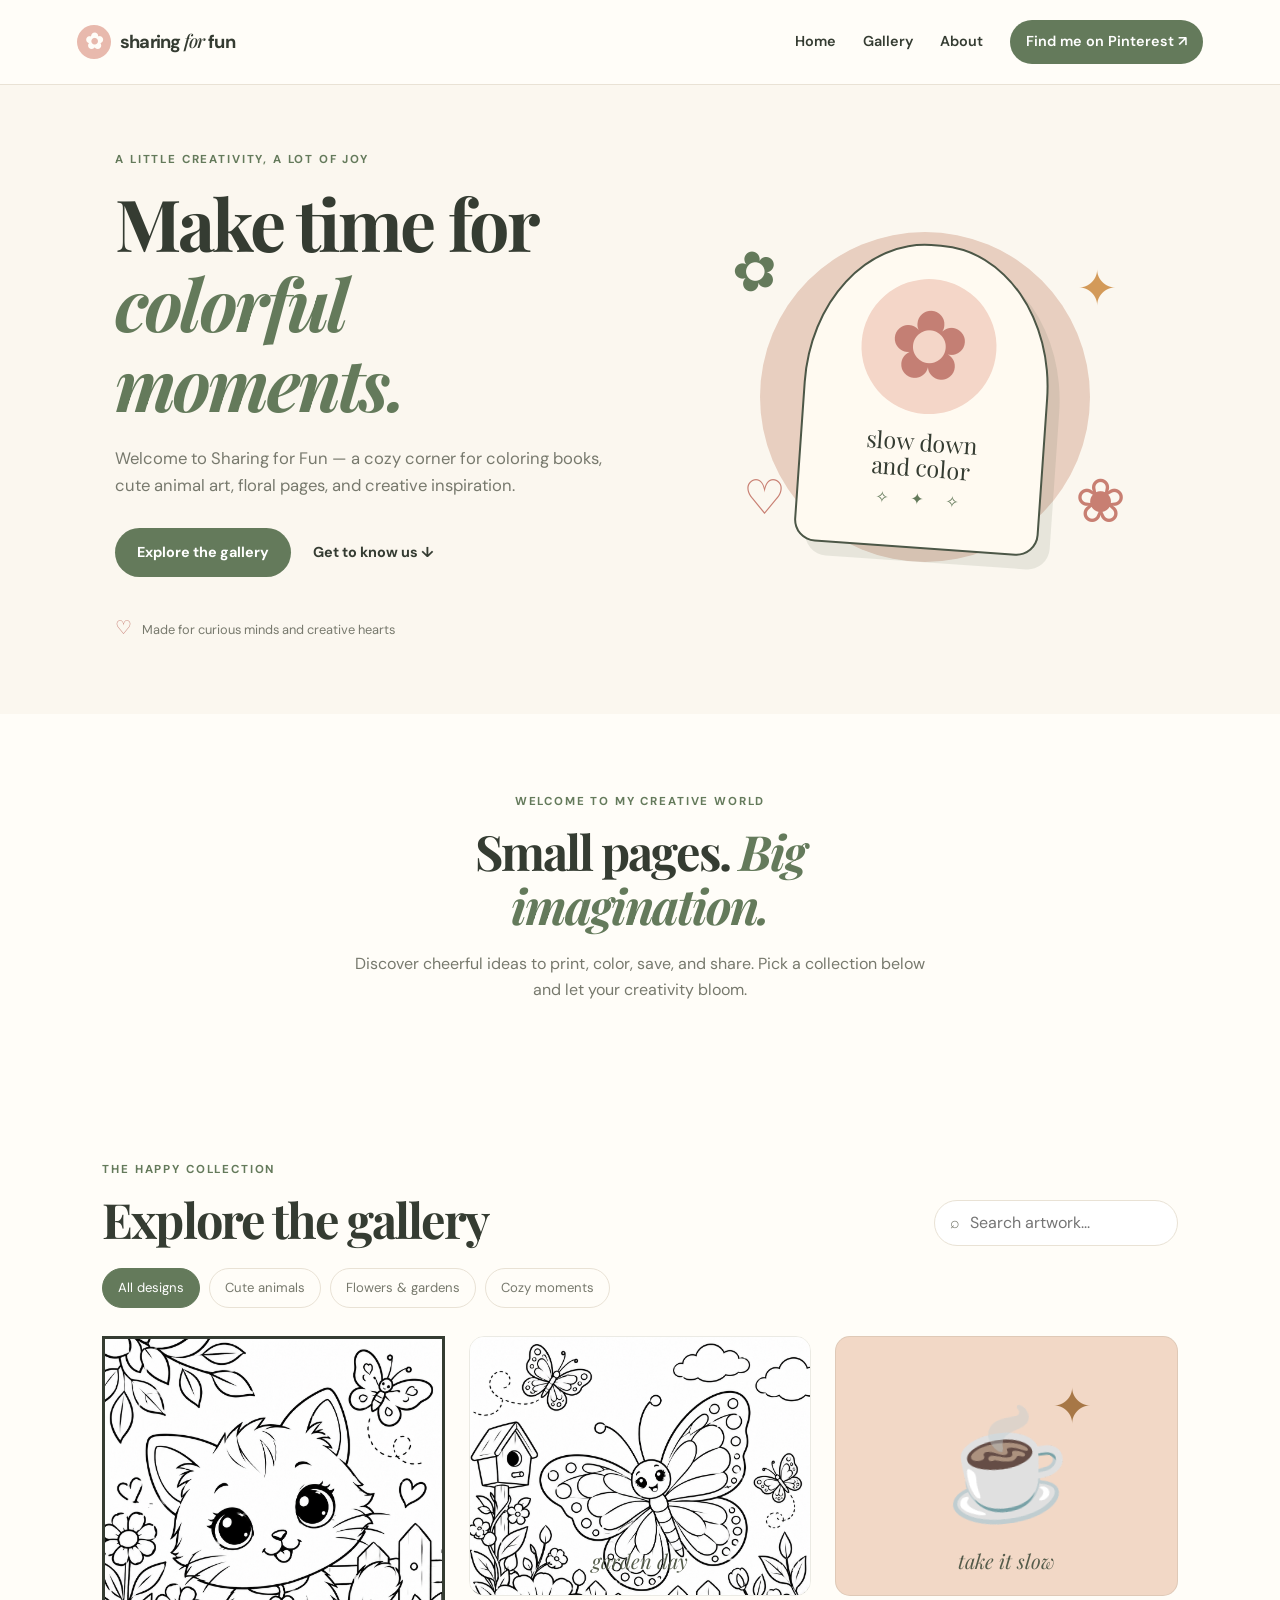
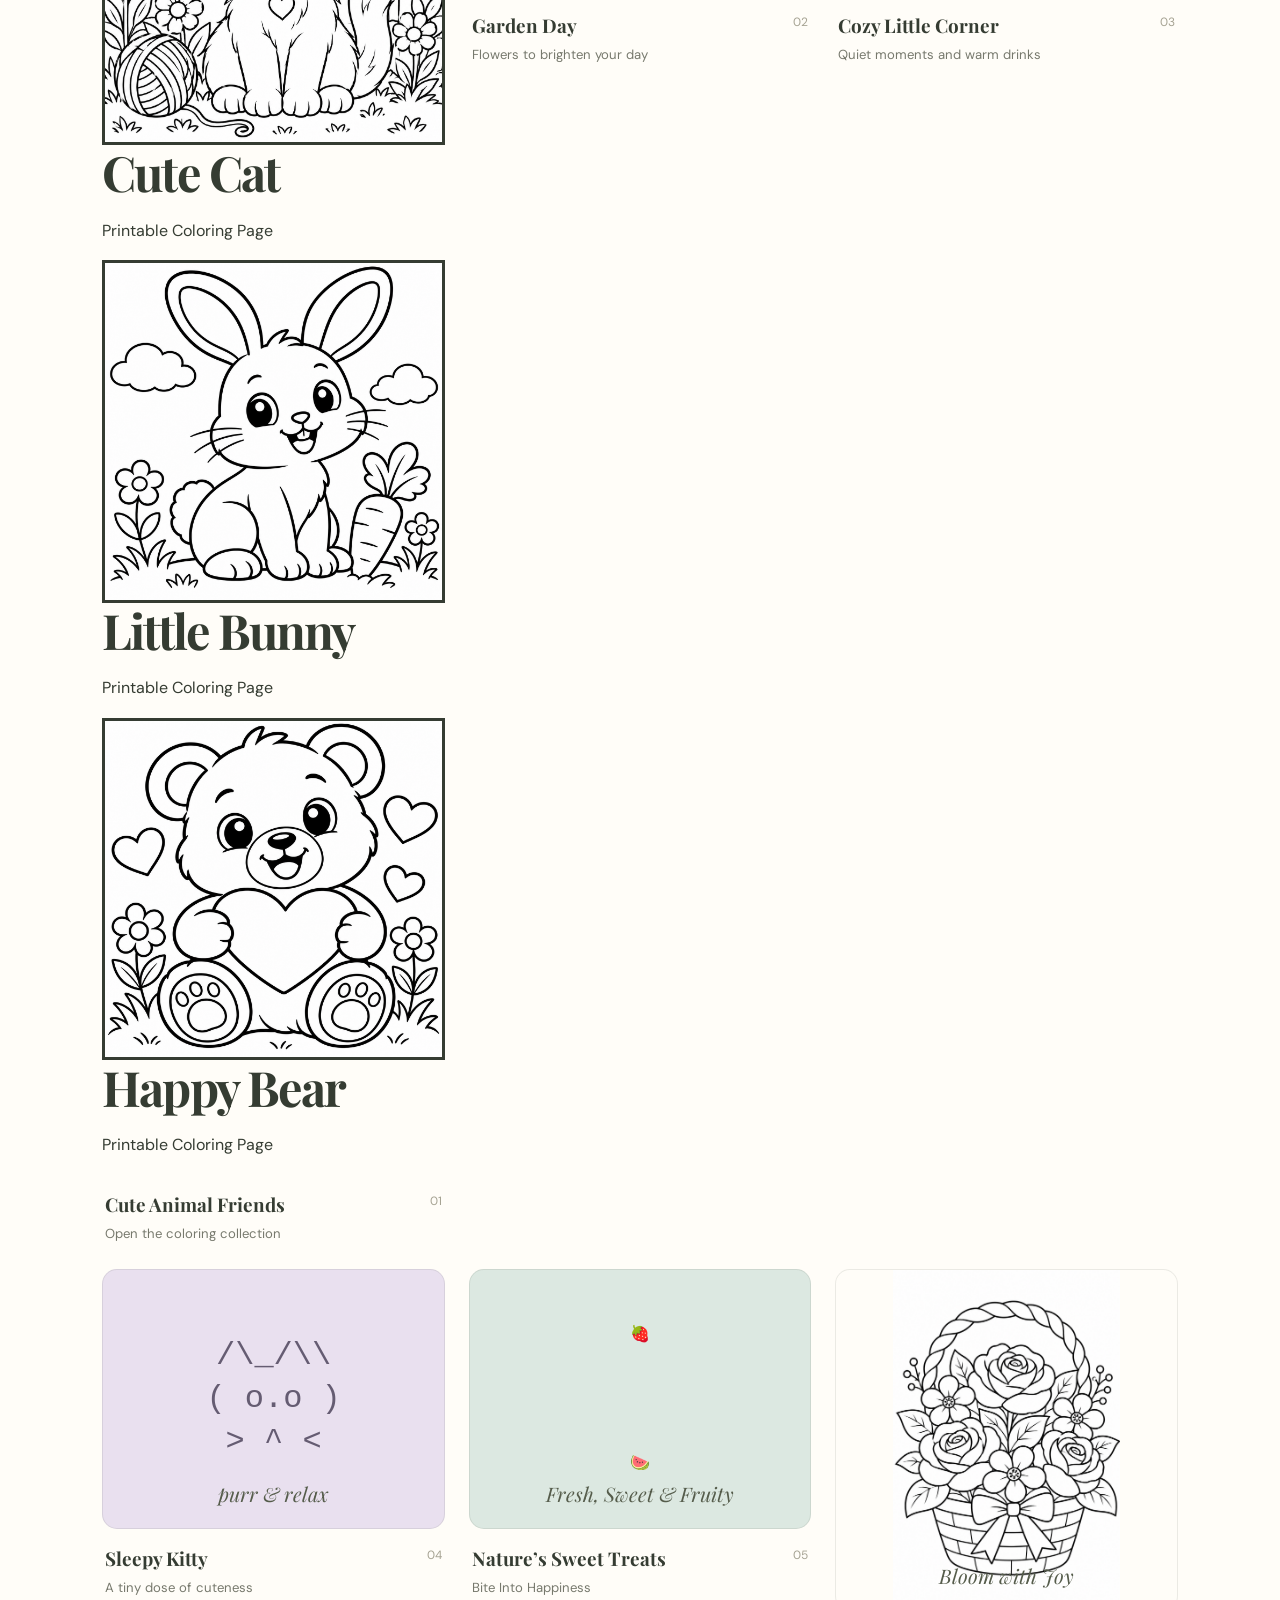
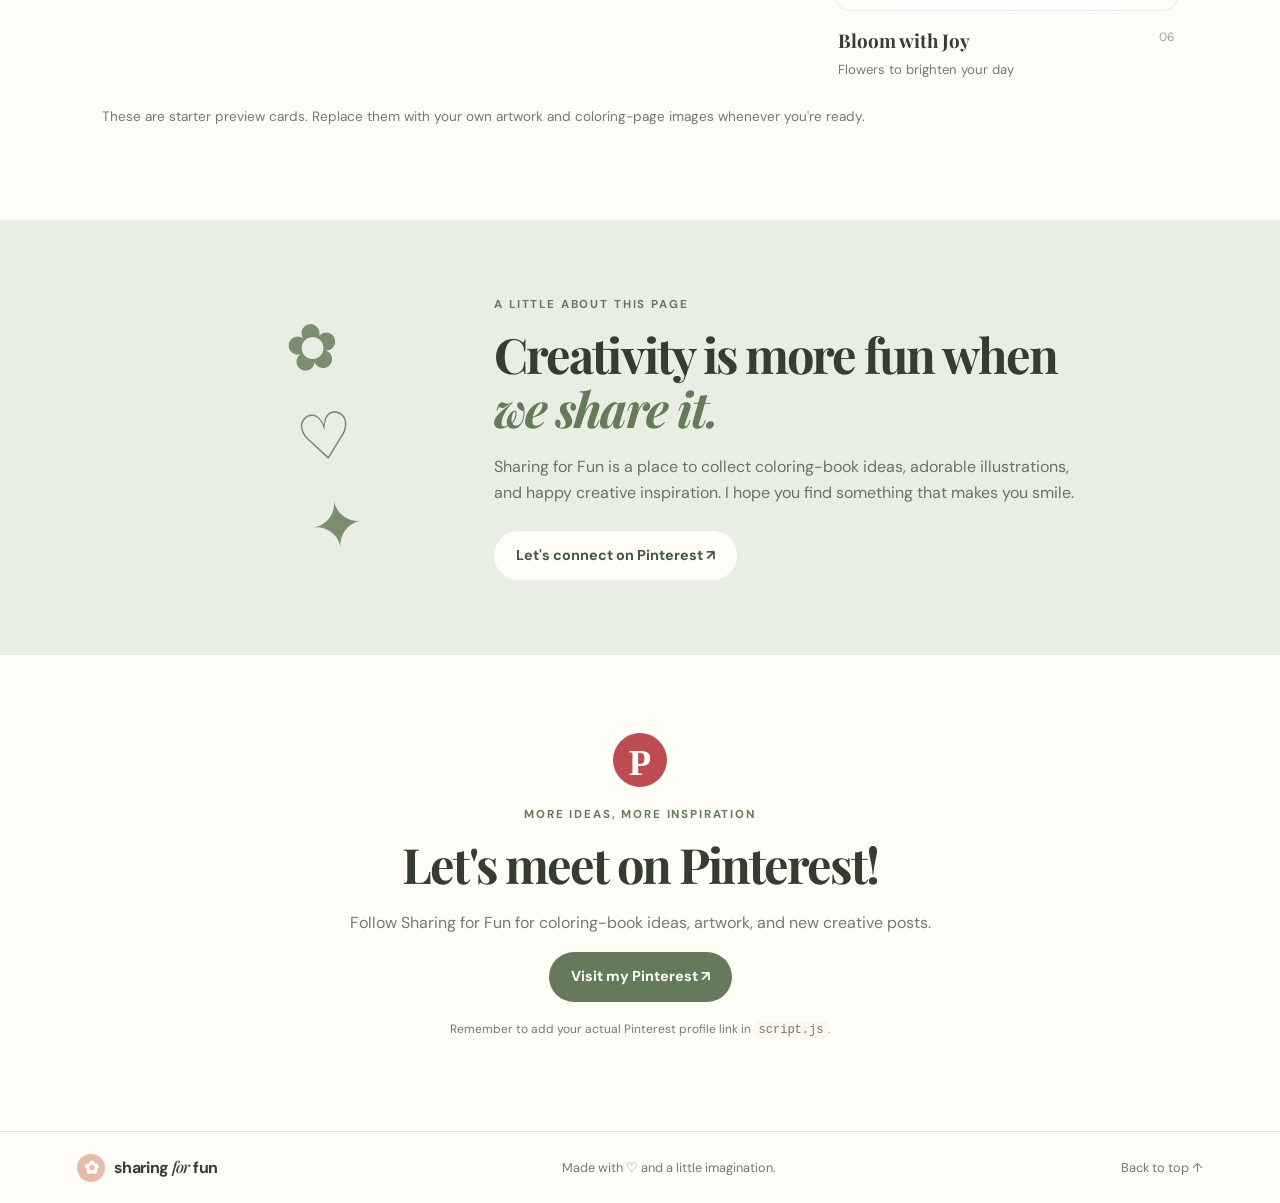
<file: index.html>
<!DOCTYPE html>
<html lang="en">
<head>
  <meta charset="UTF-8">
  <meta name="viewport" content="width=device-width, initial-scale=1.0">
  <meta name="description" content="Sharing for Fun — coloring books, printable art, and cozy creative ideas.">
  <title>Sharing for Fun | Coloring Books & Art</title>
  <link rel="stylesheet" href="style.css">
  <style>
    .art-preview img {
      width: 100%;
      height: 100%;
      object-fit: contain;
      display: block;
    }
    .artwork-link {
      display: block;
      color: inherit;
      text-decoration: none;
    }
  </style>
</head>
<body>
  <header class="site-header">
    <a class="brand" href="#home" aria-label="Sharing for Fun home">
      <span class="brand-icon" aria-hidden="true">✿</span>
      <span>sharing <em>for</em> fun</span>
    </a>
    <button class="menu-toggle" id="menuToggle" aria-label="Open navigation" aria-expanded="false">☰</button>
    <nav class="nav" id="nav">
      <a href="#home">Home</a>
      <a href="#gallery">Gallery</a>
      <a href="#about">About</a>
      <a
    class="nav-cta"
    id="pinterestLink"
    href="https://www.pinterest.com/sharingforfun/"
    target="_blank"
    rel="noopener noreferrer"
>
    Find me on Pinterest ↗
</a>
    </nav>
  </header>

  <main>
    <section class="hero" id="home">
      <div class="hero-copy">
        <p class="eyebrow">A little creativity, a lot of joy</p>
        <h1>Make time for<br><span>colorful moments.</span></h1>
        <p class="hero-text">Welcome to Sharing for Fun — a cozy corner for coloring books, cute animal art, floral pages, and creative inspiration.</p>
        <div class="hero-actions">
          <a class="button button-primary" href="#gallery">Explore the gallery</a>
          <a class="text-link" href="#about">Get to know us ↓</a>
        </div>
        <div class="mini-note"><span>♡</span> Made for curious minds and creative hearts</div>
      </div>
      <div class="hero-art" aria-label="Decorative illustration of a smiling flower and stars">
        <div class="sun-shape"></div>
        <div class="floating flower flower-one">✿</div>
        <div class="floating star star-one">✦</div>
        <div class="art-card">
          <div class="flower-face">✿</div>
          <p>slow down<br>and color</p>
          <span class="art-sparkle">✧　✦　✧</span>
        </div>
        <div class="floating flower flower-two">❀</div>
        <div class="floating heart">♡</div>
      </div>
    </section>

    <section class="intro section-wrap">
      <p class="eyebrow">Welcome to my creative world</p>
      <h2>Small pages. <span>Big imagination.</span></h2>
      <p>Discover cheerful ideas to print, color, save, and share. Pick a collection below and let your creativity bloom.</p>
    </section>

    <section class="gallery-section section-wrap" id="gallery">
      <div class="section-heading">
        <div>
          <p class="eyebrow">The happy collection</p>
          <h2>Explore the gallery</h2>
        </div>
        <label class="search-box">
          <span aria-hidden="true">⌕</span>
          <input id="searchInput" type="search" placeholder="Search artwork..." aria-label="Search artwork">
        </label>
      </div>

      <div class="filters" aria-label="Filter artwork">
        <button class="filter active" data-filter="all">All designs</button>
        <button class="filter" data-filter="animals">Cute animals</button>
        <button class="filter" data-filter="flowers">Flowers & gardens</button>
        <button class="filter" data-filter="cozy">Cozy moments</button>
      </div>

      <div class="gallery-grid" id="galleryGrid">

        <a href="cute-animal-friends.html" class="artwork-link">
          <article class="artwork-card" data-category="animals" data-title="Cute animal friends">
            <!-- Cute Cat -->
<article class="animal-card">
  <div class="animal-square animal-image">
    <img src="cat%20coloring%20page.png"
         alt="Cute Cat Coloring Page">
  </div>
  <h2>Cute Cat</h2>
  <p>Printable Coloring Page</p>
</article>

<!-- Little Bunny -->
<article class="animal-card">
  <div class="animal-square animal-image">
    <img src="bunny%20coloring%20page.png"
         alt="Little Bunny Coloring Page">
  </div>
  <h2>Little Bunny</h2>
  <p>Printable Coloring Page</p>
</article>

<!-- Happy Bear -->
<article class="animal-card">
  <div class="animal-square animal-image">
    <img src="bear%20colorin%20page.png"
         alt="Happy Bear Coloring Page">
  </div>
  <h2>Happy Bear</h2>
  <p>Printable Coloring Page</p>
</article>
            <div class="card-info"><div><h3>Cute Animal Friends</h3><p>Open the coloring collection</p></div><span class="card-number">01</span></div>
          </article>
        </a>
        <article class="artwork-card" data-category="flowers" data-title="Garden day">
          <div class="art-preview"><img src="darden%20coloring%20page.png" alt="Garden coloring page"><span class="preview-caption">garden day</span></div>
          <div class="card-info"><div><h3>Garden Day</h3><p>Flowers to brighten your day</p></div><span class="card-number">02</span></div>
        </article>
        <article class="artwork-card" data-category="cozy" data-title="Cozy little corner">
          <div class="art-preview preview-cozy"><span class="mug">☕</span><span class="cozy-star">✦</span><span class="preview-caption">take it slow</span></div>
          <div class="card-info"><div><h3>Cozy Little Corner</h3><p>Quiet moments and warm drinks</p></div><span class="card-number">03</span></div>
        </article>
        <article class="artwork-card" data-category="animals" data-title="Sleepy kitty">
          <div class="art-preview preview-kitty"><span class="kitty"> /\_/\\<br>( o.o )<br> &gt; ^ &lt;</span><span class="preview-caption">purr & relax</span></div>
          <div class="card-info"><div><h3>Sleepy Kitty</h3><p>A tiny dose of cuteness</p></div><span class="card-number">04</span></div>
        </article>
        <article class="artwork-card" data-category="fruits" data-title="Fruity Fun">
          <div class="art-preview preview-happy"><span class="happy-strawberry">🍓</span><span class="happy-wtermwlon">🍉</span><span class="preview-caption">Fresh, Sweet & Fruity</span></div>
          <div class="card-info"><div><h3>Nature’s Sweet Treats</h3><p>Bite Into Happiness</p></div><span class="card-number">05</span></div>
        </article>
        <article class="artwork-card" data-category="flowers" data-title="Bloom with Joy">
          <div class="art-preview bloom-image-preview"><img src="flower-basket-coloring-page.png.png" alt="Flower Basket coloring page"><span class="preview-caption">Bloom with Joy</span></div>
          <div class="card-info"><div><h3>Bloom with Joy</h3><p>Flowers to brighten your day</p></div><span class="card-number">06</span></div>
        </article>
      </div>
      <p class="no-results" id="noResults" hidden>No designs found. Try another search.</p>
      <p class="gallery-note">These are starter preview cards. Replace them with your own artwork and coloring-page images whenever you're ready.</p>
    </section>

    <section class="about-section" id="about">
      <div class="about-doodle" aria-hidden="true">✿<br>♡<br>✦</div>
      <div class="about-copy">
        <p class="eyebrow">A little about this page</p>
        <h2>Creativity is more fun when <span>we share it.</span></h2>
        <p>Sharing for Fun is a place to collect coloring-book ideas, adorable illustrations, and happy creative inspiration. I hope you find something that makes you smile.</p>
        <a class="button button-light" href="#pinterest">Let's connect on Pinterest ↗</a>
      </div>
    </section>

    <section class="pinterest-section section-wrap" id="pinterest">
      <div class="pin-symbol">P</div>
      <p class="eyebrow">More ideas, more inspiration</p>
      <h2>Let's meet on Pinterest!</h2>
      <p>Follow Sharing for Fun for coloring-book ideas, artwork, and new creative posts.</p>
      <!-- Replace YOUR_PINTEREST_USERNAME with your real Pinterest username. -->
      <a
  class="button button-primary"
  id="pinterestLink"
  href="https://www.pinterest.com/sharingforfun/"
  target="_blank"
  rel="noopener noreferrer"
>
  Visit my Pinterest ↗
</a>
      <p class="small-help">Remember to add your actual Pinterest profile link in <code>script.js</code>.</p>
    </section>
  </main>

  <footer class="footer">
    <a class="brand footer-brand" href="#home"><span class="brand-icon">✿</span><span>sharing <em>for</em> fun</span></a>
    <p>Made with ♡ and a little imagination.</p>
    <a href="#home">Back to top ↑</a>
  </footer>
  <script src="script.js"></script>
</body>
</html>
</file>
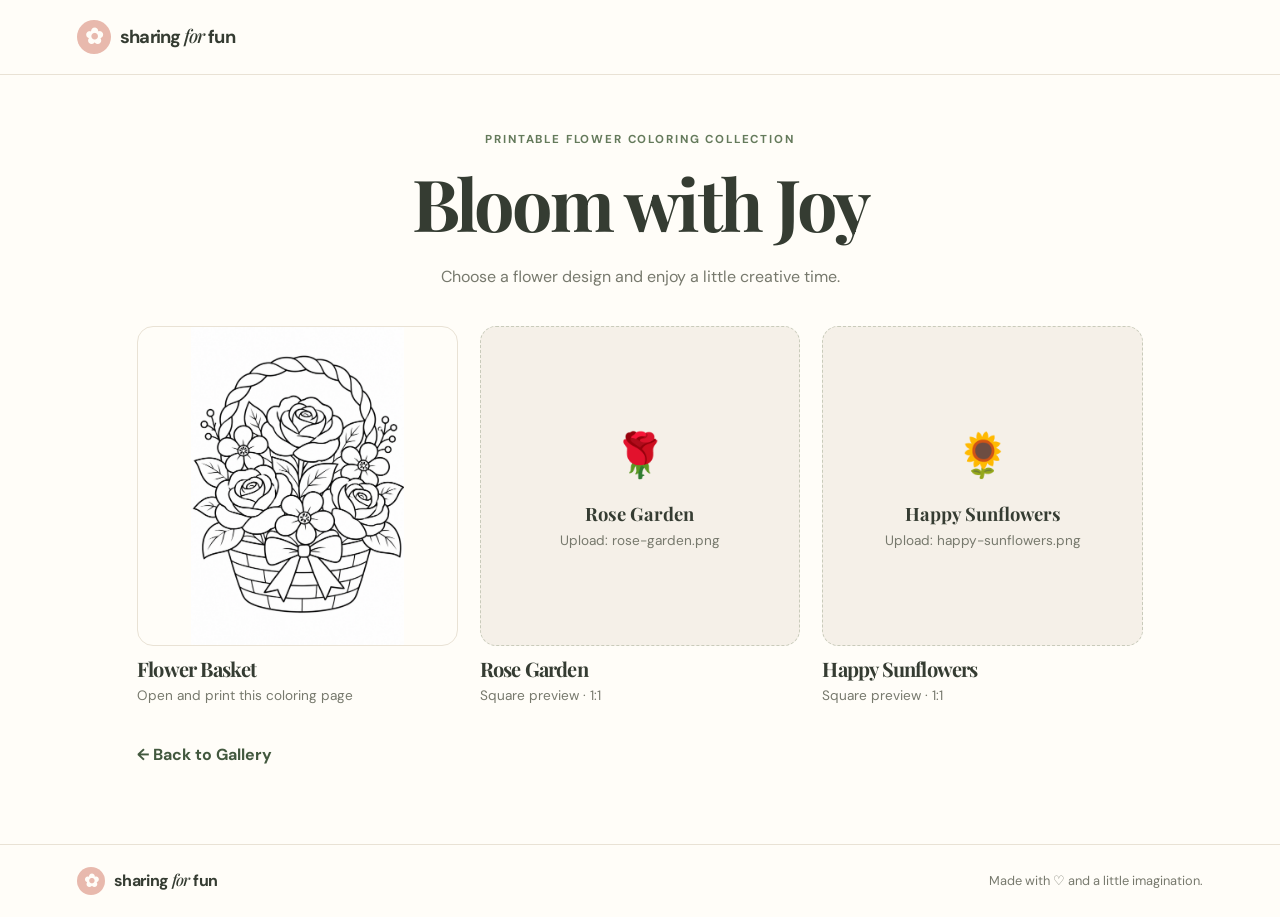
<file: bloom-with-joy.html>
<!DOCTYPE html>
<html lang="en">
<head>
  <meta charset="UTF-8">
  <meta name="viewport" content="width=device-width, initial-scale=1.0">
  <meta name="description" content="Bloom with Joy flower coloring collection.">
  <title>Bloom with Joy | Sharing for Fun</title>
  <link rel="stylesheet" href="style.css">
  <style>
    .bloom-collection { max-width: 1050px; margin: 0 auto; padding: 55px 22px 75px; }
    .bloom-heading { text-align: center; margin-bottom: 35px; }
    .bloom-heading p:last-child { color: var(--muted); }
    .bloom-grid { display: grid; grid-template-columns: repeat(3, minmax(0, 1fr)); gap: 22px; }
    .bloom-item { display: block; color: inherit; text-decoration: none; }
    .bloom-square { width: 100%; aspect-ratio: 1 / 1; border-radius: 16px; overflow: hidden; background: #fffdf8; border: 1px solid var(--line); }
    .bloom-square img { display: block; width: 100%; height: 100%; object-fit: contain; }
    .bloom-placeholder { width: 100%; aspect-ratio: 1 / 1; border-radius: 16px; border: 1px dashed #c9cbbb; background: #f5f0e8; display: grid; place-items: center; text-align: center; padding: 18px; color: var(--muted); }
    .bloom-placeholder span { display: block; font-size: 2.7rem; margin-bottom: 8px; }
    .bloom-placeholder strong { color: var(--ink); font-family: "Playfair Display", serif; font-size: 1.15rem; }
    .bloom-item h2 { font-size: 1.25rem; margin: 12px 0 4px; }
    .bloom-item p { color: var(--muted); font-size: .85rem; margin: 0; }
    .back-gallery { display: inline-block; margin-top: 35px; color: var(--green-dark); font-weight: 700; }
    @media (max-width: 650px) { .bloom-grid { grid-template-columns: repeat(2, minmax(0, 1fr)); gap: 14px; } }
    @media (max-width: 390px) { .bloom-grid { grid-template-columns: 1fr; } }
  </style>
</head>
<body>
  <header class="site-header">
    <a class="brand" href="index.html"><span class="brand-icon">✿</span><span>sharing <em>for</em> fun</span></a>
  </header>
  <main class="bloom-collection">
    <div class="bloom-heading">
      <p class="eyebrow">Printable flower coloring collection</p>
      <h1>Bloom with Joy</h1>
      <p>Choose a flower design and enjoy a little creative time.</p>
    </div>
    <div class="bloom-grid">
      <a class="bloom-item" href="flowers.html">
        <div class="bloom-square">
          <img src="flower-basket-coloring-page.png.png" alt="Flower Basket coloring page">
        </div>
        <h2>Flower Basket</h2>
        <p>Open and print this coloring page</p>
      </a>
      <article class="bloom-item">
        <div class="bloom-placeholder"><div><span>🌹</span><strong>Rose Garden</strong><p>Upload: rose-garden.png</p></div></div>
        <h2>Rose Garden</h2>
        <p>Square preview · 1:1</p>
      </article>
      <article class="bloom-item">
        <div class="bloom-placeholder"><div><span>🌻</span><strong>Happy Sunflowers</strong><p>Upload: happy-sunflowers.png</p></div></div>
        <h2>Happy Sunflowers</h2>
        <p>Square preview · 1:1</p>
      </article>
    </div>
    <a class="back-gallery" href="index.html#gallery">← Back to Gallery</a>
  </main>
  <footer class="footer">
    <a class="brand footer-brand" href="index.html"><span class="brand-icon">✿</span><span>sharing <em>for</em> fun</span></a>
    <p>Made with ♡ and a little imagination.</p>
  </footer>
</body>
</html>
</file>
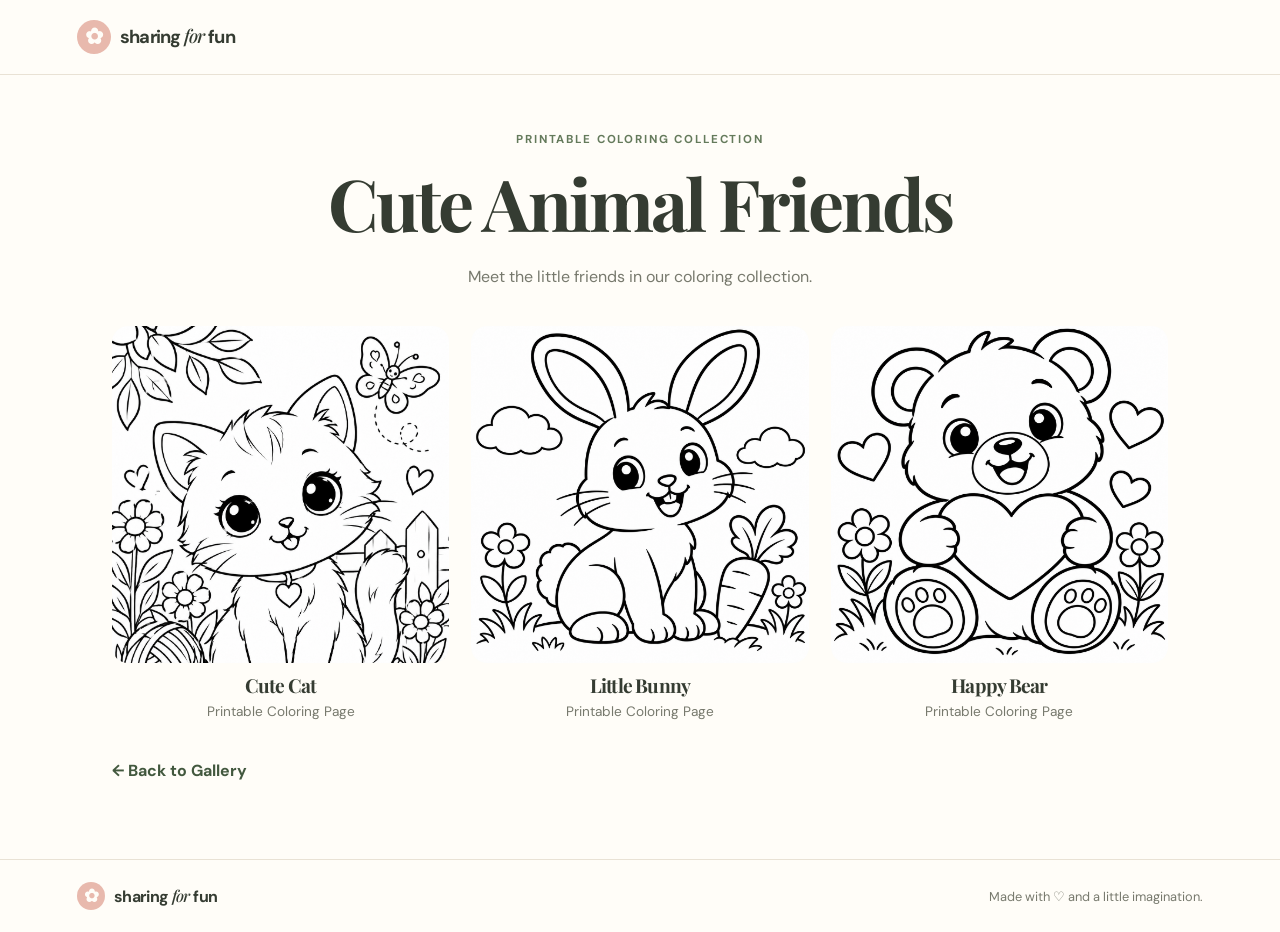
<file: cute-animal-friends.html>
<!DOCTYPE html>
<html lang="en">
<head>
  <meta charset="UTF-8">
  <meta name="viewport" content="width=device-width, initial-scale=1.0">
  <meta name="description" content="Cute Animal Friends printable coloring collection.">
  <title>Cute Animal Friends | Sharing for Fun</title>
  <link rel="stylesheet" href="style.css">
  <style>
    .animal-collection { max-width: 1100px; margin: 0 auto; padding: 55px 22px 75px; }
    .animal-heading { text-align: center; margin-bottom: 35px; }
    .animal-heading p:last-child { color: var(--muted); }
    .animal-grid { display: grid; grid-template-columns: repeat(3, minmax(0, 1fr)); gap: 22px; }
    .animal-card { text-align: center; }
    .animal-square { aspect-ratio: 1 / 1; width: 100%; border-radius: 16px; border: 1px dashed #c9cbbb; background: #f5f0e8; display: grid; place-items: center; padding: 18px; color: var(--muted); }
    .animal-image { padding: 0; overflow: hidden; background: #fffdf8; border: 0; }
    .animal-image img { display: block; width: 100%; height: 100%; object-fit: cover; }
    .animal-card h2 { font-size: 1.2rem; margin: 12px 0 4px; }
    .animal-card p { color: var(--muted); font-size: .85rem; margin: 0; }
    .back-gallery { display: inline-block; margin-top: 35px; color: var(--green-dark); font-weight: 700; }
    @media (max-width: 650px) { .animal-grid { grid-template-columns: repeat(2, minmax(0, 1fr)); gap: 14px; } }
    @media (max-width: 390px) { .animal-grid { grid-template-columns: 1fr; } }
  </style>
</head>
<body>
  <header class="site-header">
    <a class="brand" href="index.html"><span class="brand-icon">✿</span><span>sharing <em>for</em> fun</span></a>
  </header>
  <main class="animal-collection">
    <div class="animal-heading">
      <p class="eyebrow">Printable coloring collection</p>
      <h1>Cute Animal Friends</h1>
      <p>Meet the little friends in our coloring collection.</p>
    </div>
    <div class="animal-grid">
      <article class="animal-card">
        <div class="animal-square animal-image">
          <img src="cat%20coloring%20page.png" alt="Cute Cat Coloring Page">
        </div>
        <h2>Cute Cat</h2>
        <p>Printable Coloring Page</p>
      </article>
      <article class="animal-card">
        <div class="animal-square animal-image">
          <img src="bunny%20coloring%20page.png" alt="Little Bunny Coloring Page">
        </div>
        <h2>Little Bunny</h2>
        <p>Printable Coloring Page</p>
      </article>
      <article class="animal-card">
        <div class="animal-square animal-image">
          <img src="bear%20colorin%20page.png" alt="Happy Bear Coloring Page">
        </div>
        <h2>Happy Bear</h2>
        <p>Printable Coloring Page</p>
      </article>
    </div>
    <a class="back-gallery" href="index.html#gallery">← Back to Gallery</a>
  </main>
  <footer class="footer">
    <a class="brand footer-brand" href="index.html"><span class="brand-icon">✿</span><span>sharing <em>for</em> fun</span></a>
    <p>Made with ♡ and a little imagination.</p>
  </footer>
</body>
</html>
</file>
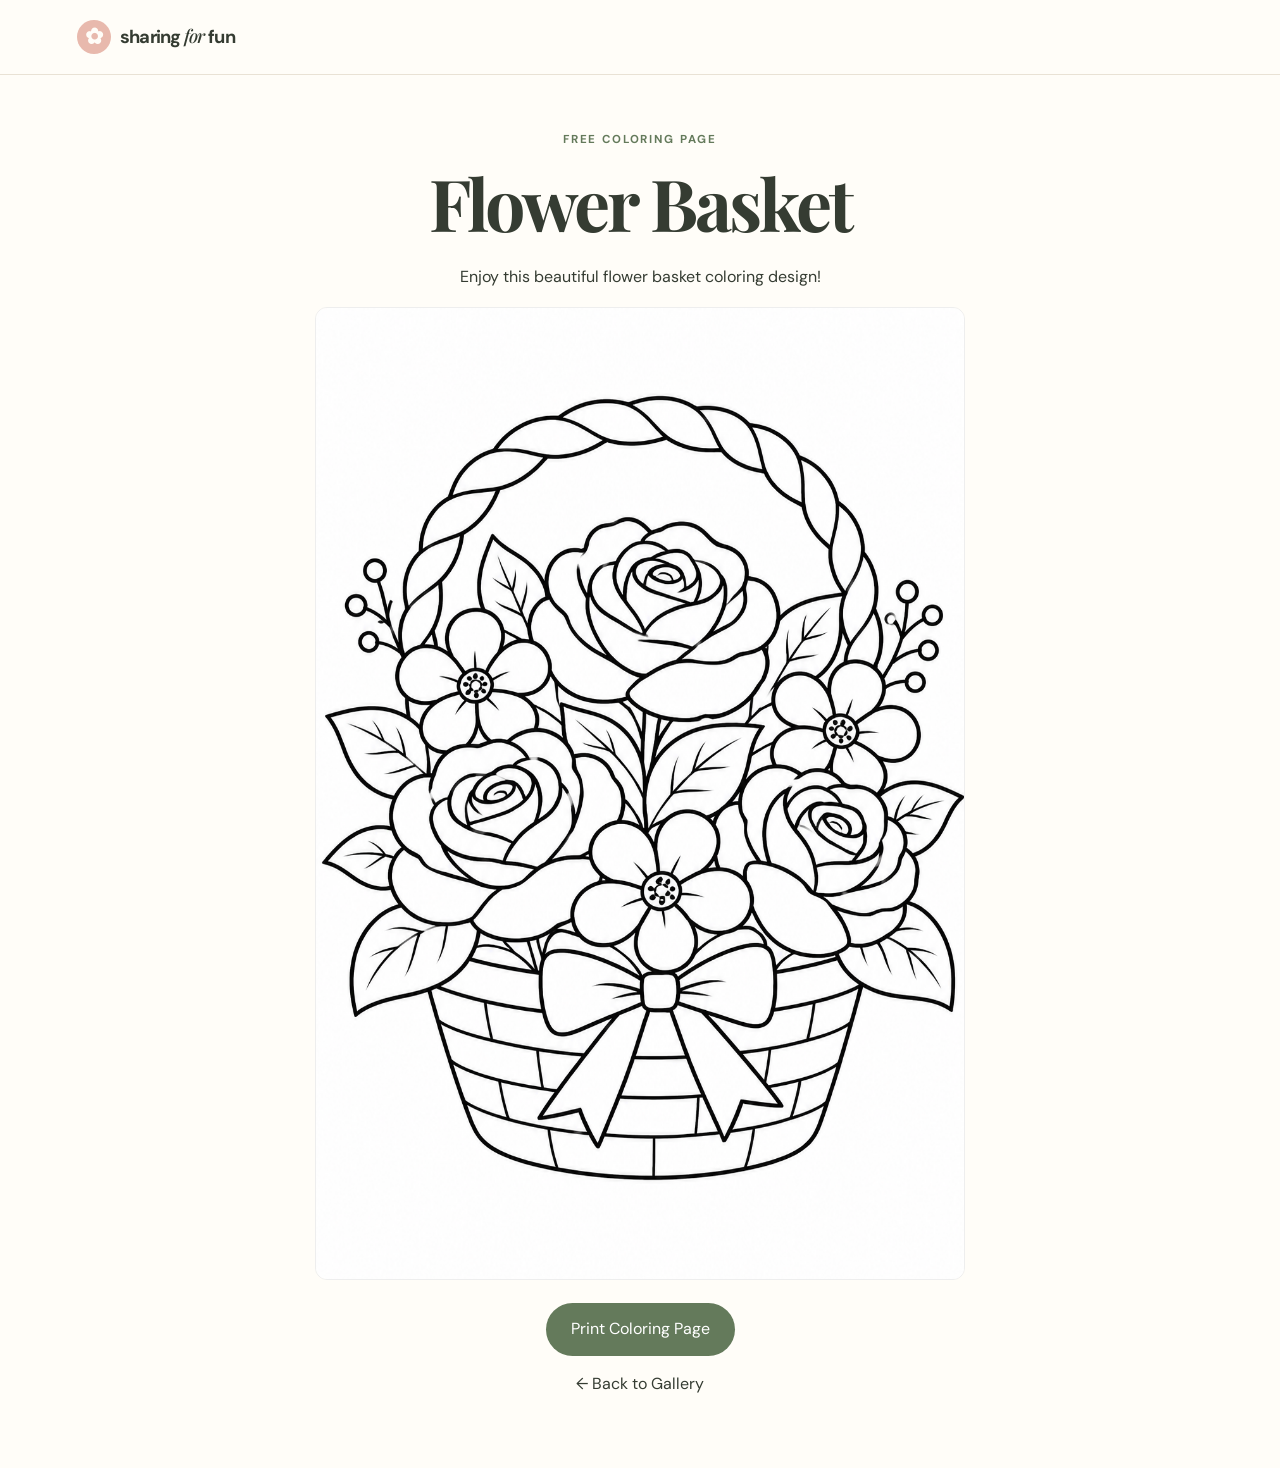
<file: flowers.html>
<!DOCTYPE html>
<html lang="en">
<head>
  <meta charset="UTF-8">
  <meta name="viewport" content="width=device-width, initial-scale=1.0">
  <title>Flower Basket Coloring Page | Sharing for Fun</title>
  <link rel="stylesheet" href="style.css">
  <style>
    .coloring-page {
      max-width: 750px;
      margin: 35px auto;
      padding: 20px;
      text-align: center;
    }

    .coloring-page img {
      width: 100%;
      max-width: 650px;
      height: auto;
      border: 1px solid #eee;
      border-radius: 12px;
    }

    .print-button {
      background: #647a5b;
      color: white;
      border: none;
      padding: 13px 25px;
      border-radius: 30px;
      cursor: pointer;
      margin: 15px;
      font-size: 16px;
    }

    @media print {
      header, footer, .print-button, .back-link {
        display: none !important;
      }
      .coloring-page {
        margin: 0;
        padding: 0;
      }
      .coloring-page img {
        max-width: 100%;
        border: none;
      }
    }
  </style>
</head>
<body>

  <header class="site-header">
    <a class="brand" href="index.html">
      <span class="brand-icon">✿</span>
      <span>sharing <em>for</em> fun</span>
    </a>
  </header>

  <main class="coloring-page">
    <p class="eyebrow">Free coloring page</p>
    <h1>Flower Basket</h1>
    <p>Enjoy this beautiful flower basket coloring design!</p>

    <img src="flower-basket-coloring-page.png.png"
         alt="Flower Basket coloring page">

    <br>

    <button class="print-button" onclick="window.print()">
      Print Coloring Page
    </button>

    <p><a class="back-link" href="index.html">← Back to Gallery</a></p>
  </main>

</body>
</html>
</file>
<file: style.css>
@import url('https://fonts.googleapis.com/css2?family=DM+Sans:wght@400;500;600;700&family=Playfair+Display:wght@500;600;700&display=swap');

:root {
  --cream: #fbf7ef;
  --paper: #fffdf8;
  --ink: #353c32;
  --muted: #77796d;
  --green: #647a5b;
  --green-dark: #42583e;
  --pink: #e8b9ad;
  --peach: #f4d9c6;
  --line: #e9e2d5;
  --lavender: #e7e0ef;
}
* { box-sizing: border-box; }
html { scroll-behavior: smooth; }
body { margin: 0; background: var(--paper); color: var(--ink); font-family: 'DM Sans', sans-serif; line-height: 1.65; }
a { color: inherit; text-decoration: none; }
button, input { font: inherit; }
.site-header { display:flex; justify-content:space-between; align-items:center; gap:24px; padding:20px clamp(20px, 6vw, 88px); background:rgba(255,253,248,.95); border-bottom:1px solid var(--line); position:sticky; top:0; z-index:5; }
.brand { display:flex; align-items:center; gap:9px; font-weight:700; font-size:1.15rem; letter-spacing:-.04em; white-space:nowrap; }
.brand em { font-family:'Playfair Display',serif; font-weight:500; }
.brand-icon { display:grid; place-items:center; width:34px; height:34px; border-radius:50%; background:var(--pink); color:#fffdf8; font-size:1.35rem; }
.nav { display:flex; align-items:center; gap:27px; font-size:.9rem; font-weight:600; }
.nav a:not(.nav-cta):hover, .text-link:hover { color:var(--green); }
.nav-cta { background:var(--green); color:white; padding:10px 16px; border-radius:99px; }
.menu-toggle { display:none; border:0; background:transparent; font-size:1.5rem; color:var(--ink); }
.hero { min-height:550px; display:grid; grid-template-columns:1.05fr .95fr; align-items:center; gap:40px; padding:65px clamp(24px, 9vw, 130px) 70px; background:var(--cream); overflow:hidden; }
.hero-copy { max-width:580px; }
.eyebrow { color:var(--green); text-transform:uppercase; letter-spacing:.16em; font-size:.72rem; font-weight:700; margin:0 0 13px; }
h1,h2,h3,p { margin-top:0; }
h1,h2 { font-family:'Playfair Display',serif; letter-spacing:-.04em; line-height:1.12; }
h1 { font-size:clamp(2.8rem, 5.6vw, 5rem); margin-bottom:22px; }
h1 span, h2 span { color:var(--green); font-style:italic; }
.hero-text { color:var(--muted); max-width:490px; font-size:1.04rem; margin-bottom:28px; }
.hero-actions { display:flex; align-items:center; flex-wrap:wrap; gap:22px; }
.button { display:inline-flex; justify-content:center; align-items:center; border:0; border-radius:99px; padding:13px 22px; font-weight:700; font-size:.9rem; transition:transform .2s, background .2s; cursor:pointer; }
.button:hover { transform:translateY(-2px); }
.button-primary { color:white; background:var(--green); }
.button-primary:hover { background:var(--green-dark); }
.text-link { font-size:.9rem; font-weight:700; }
.mini-note { margin-top:35px; font-size:.8rem; color:var(--muted); }
.mini-note span { color:#c77f75; font-size:1.2rem; margin-right:7px; }
.hero-art { min-height:370px; position:relative; display:grid; place-items:center; }
.sun-shape { position:absolute; width:min(330px, 80%); aspect-ratio:1; background:#e8cfc0; border-radius:50%; }
.art-card { position:relative; width:245px; height:305px; background:#fffaf1; border:2px solid #4c5747; border-radius:48% 48% 22px 22px; display:flex; flex-direction:column; justify-content:center; align-items:center; transform:rotate(4deg); box-shadow:12px 13px 0 rgba(83,99,73,.12); }
.flower-face { display:grid; place-items:center; width:135px; height:135px; border-radius:50%; color:#c47f74; background:#f4d6c8; font-size:6rem; line-height:1; }
.art-card p { font-family:'Playfair Display',serif; text-align:center; font-size:1.45rem; line-height:1.1; margin:15px 0 7px; }
.art-sparkle { color:var(--green); letter-spacing:.2em; }
.floating { position:absolute; z-index:1; }
.flower { color:var(--green); font-size:3.4rem; }
.flower-one { top:4%; left:10%; transform:rotate(-15deg); }
.flower-two { bottom:8%; right:8%; color:#c87f72; font-size:3.8rem; }
.star { color:#d39a59; font-size:3rem; }
.star-one { top:10%; right:10%; }
.heart { left:12%; bottom:12%; color:#c87f72; font-size:3rem; }
.section-wrap { padding:78px clamp(22px, 8vw, 115px); }
.intro { text-align:center; max-width:780px; margin:auto; }
h2 { font-size:clamp(2rem, 3.8vw, 3.2rem); margin-bottom:18px; }
.intro > p:last-child { max-width:590px; margin:0 auto; color:var(--muted); }
.gallery-section { background:#fffdf8; }
.section-heading { display:flex; justify-content:space-between; align-items:end; gap:24px; margin-bottom:22px; }
.section-heading h2 { margin-bottom:0; }
.search-box { display:flex; align-items:center; gap:8px; border:1px solid var(--line); background:white; border-radius:99px; padding:8px 15px; min-width:230px; color:var(--muted); }
.search-box input { border:0; outline:0; width:100%; min-width:0; background:transparent; color:var(--ink); }
.filters { display:flex; gap:9px; flex-wrap:wrap; margin-bottom:28px; }
.filter { border:1px solid var(--line); color:var(--muted); background:transparent; border-radius:99px; padding:8px 15px; font-size:.82rem; cursor:pointer; }
.filter.active, .filter:hover { background:var(--green); color:white; border-color:var(--green); }
.gallery-grid { display:grid; grid-template-columns:repeat(3, minmax(0,1fr)); gap:24px; }
.artwork-card { min-width:0; }
.art-preview { height:260px; border-radius:15px; position:relative; overflow:hidden; display:grid; place-items:center; border:1px solid rgba(64,69,53,.1); }
.preview-bunny { background:#f2e5d9; color:#5c604f; }
.bunny { font-size:2.3rem; border:2px solid #777963; border-radius:50%; padding:34px 14px; background:#fff8ee; }
.doodle { position:absolute; top:20px; left:24px; font-size:2rem; }
.preview-caption { position:absolute; bottom:18px; left:0; right:0; text-align:center; font-family:'Playfair Display',serif; font-style:italic; font-size:1.25rem; color:#555c4b; }
.preview-garden { background:#e4e8d8; }
.garden-flower { font-size:6.8rem; color:#b87971; position:absolute; top:28px; left:23%; }
.garden-flower.second { color:#d3a14f; font-size:4.5rem; top:85px; left:52%; }
.garden-leaf { font-size:7rem; position:absolute; bottom:35px; right:15%; color:#657a5d; transform:rotate(-25deg); }
.preview-cozy { background:#f2d8c6; }
.mug { font-size:6.5rem; filter:grayscale(.3); transform:rotate(-7deg); }
.cozy-star { position:absolute; right:25%; top:30px; color:#a77746; font-size:3rem; }
.preview-kitty { background:#e9e0ef; }
.kitty { font-size:2rem; line-height:1.35; font-family:monospace; text-align:center; color:#655c72; }
.preview-bloom { background:#f3e5c8; }
.bloom { font-size:8rem; color:#bc7e72; }
.bloom-leaf { position:absolute; bottom:28px; right:24%; font-size:5rem; color:#718166; transform:rotate(-30deg); }
.preview-happy { background:#dce8e1; }
.happy-sun { font-size:7rem; color:#c9944f; }
.happy-heart { position:absolute; top:26px; right:25%; font-size:3.3rem; color:#bd7d72; }
.card-info { display:flex; justify-content:space-between; align-items:start; gap:10px; padding:14px 3px 0; }
.card-info h3 { font-family:'Playfair Display',serif; font-size:1.18rem; margin-bottom:3px; }
.card-info p { color:var(--muted); font-size:.82rem; margin:0; }
.card-number { font-size:.75rem; color:#a5a292; padding-top:3px; }
.gallery-note, .no-results { color:var(--muted); font-size:.85rem; margin-top:25px; }
.no-results { text-align:center; }
.about-section { display:grid; grid-template-columns:.45fr 1fr; gap:35px; align-items:center; padding:75px clamp(24px, 15vw, 210px); background:#e8eee3; }
.about-doodle { font-size:4rem; color:#7a8d70; text-align:center; line-height:1.4; transform:rotate(-8deg); }
.about-copy { max-width:660px; }
.about-copy p:not(.eyebrow) { color:#697265; }
.button-light { background:#fffdf8; color:var(--green-dark); margin-top:8px; }
.pinterest-section { text-align:center; max-width:800px; margin:auto; }
.pin-symbol { width:54px; height:54px; display:grid; place-items:center; margin:0 auto 18px; background:#bd4d52; color:white; font-family:Georgia,serif; font-weight:bold; font-size:2.3rem; border-radius:50%; }
.pinterest-section > p:not(.eyebrow) { color:var(--muted); }
.small-help { font-size:.75rem; margin-top:18px; }
.small-help code { background:var(--cream); padding:2px 5px; border-radius:4px; }
.footer { display:flex; align-items:center; justify-content:space-between; gap:18px; flex-wrap:wrap; border-top:1px solid var(--line); padding:22px clamp(20px, 6vw, 88px); font-size:.8rem; color:var(--muted); }
.footer p { margin:0; }
.footer-brand { color:var(--ink); font-size:1rem; }
.footer-brand .brand-icon { width:28px; height:28px; font-size:1.1rem; }
@media (max-width: 850px) {
  .nav { gap:15px; font-size:.82rem; }
  .hero { padding-top:50px; gap:15px; }
  .gallery-grid { grid-template-columns:repeat(2, minmax(0,1fr)); }
  .art-preview { height:230px; }
}
@media (max-width: 640px) {
  .site-header { padding:14px 18px; }
  .menu-toggle { display:block; }
  .nav { display:none; position:absolute; left:0; right:0; top:100%; padding:18px; background:var(--paper); border-bottom:1px solid var(--line); flex-direction:column; align-items:stretch; }
  .nav.open { display:flex; }
  .nav a { padding:8px 10px; }
  .nav-cta { text-align:center; }
  .hero { grid-template-columns:1fr; padding:48px 23px 35px; text-align:center; }
  .hero-copy { margin:auto; }
  .hero-actions { justify-content:center; }
  .hero-art { min-height:330px; margin-top:10px; }
  .art-card { transform:scale(.88) rotate(4deg); }
  .mini-note { margin-top:24px; }
  .section-wrap { padding:55px 20px; }
  .section-heading { align-items:stretch; flex-direction:column; }
  .search-box { width:100%; }
  .gallery-grid { gap:15px; }
  .art-preview { height:190px; }
  .card-info h3 { font-size:1rem; }
  .card-info p { font-size:.76rem; }
  .about-section { grid-template-columns:1fr; gap:12px; padding:48px 24px; text-align:center; }
  .about-doodle { display:flex; justify-content:center; gap:25px; font-size:2.3rem; }
  .footer { justify-content:center; text-align:center; flex-direction:column; }
}
@media (max-width: 390px) {
  .gallery-grid { grid-template-columns:1fr; }
  .art-preview { height:250px; }
}
.art-preview img {
  width: 100%;
  height: 100%;
  object-fit: contain;
  display: block;
}

/* Square 1:1 image tile for Bloom with Joy */
.art-preview.bloom-image-preview {
  width: 100%;
  aspect-ratio: 1 / 1;
  height: auto;
  min-height: 0;
  display: block;
  overflow: hidden;
  background: #fffdf8;
}
.art-preview.bloom-image-preview img {
  display: block;
  width: 100%;
  height: 100%;
  object-fit: contain;
}
.animal-image {
  padding: 0;
  overflow: hidden;
  background: #fffdf8;
  border-style: solid;
}

.animal-image img {
  display: block;
  width: 100%;
  height: 100%;
  object-fit: contain;
}
</file>
